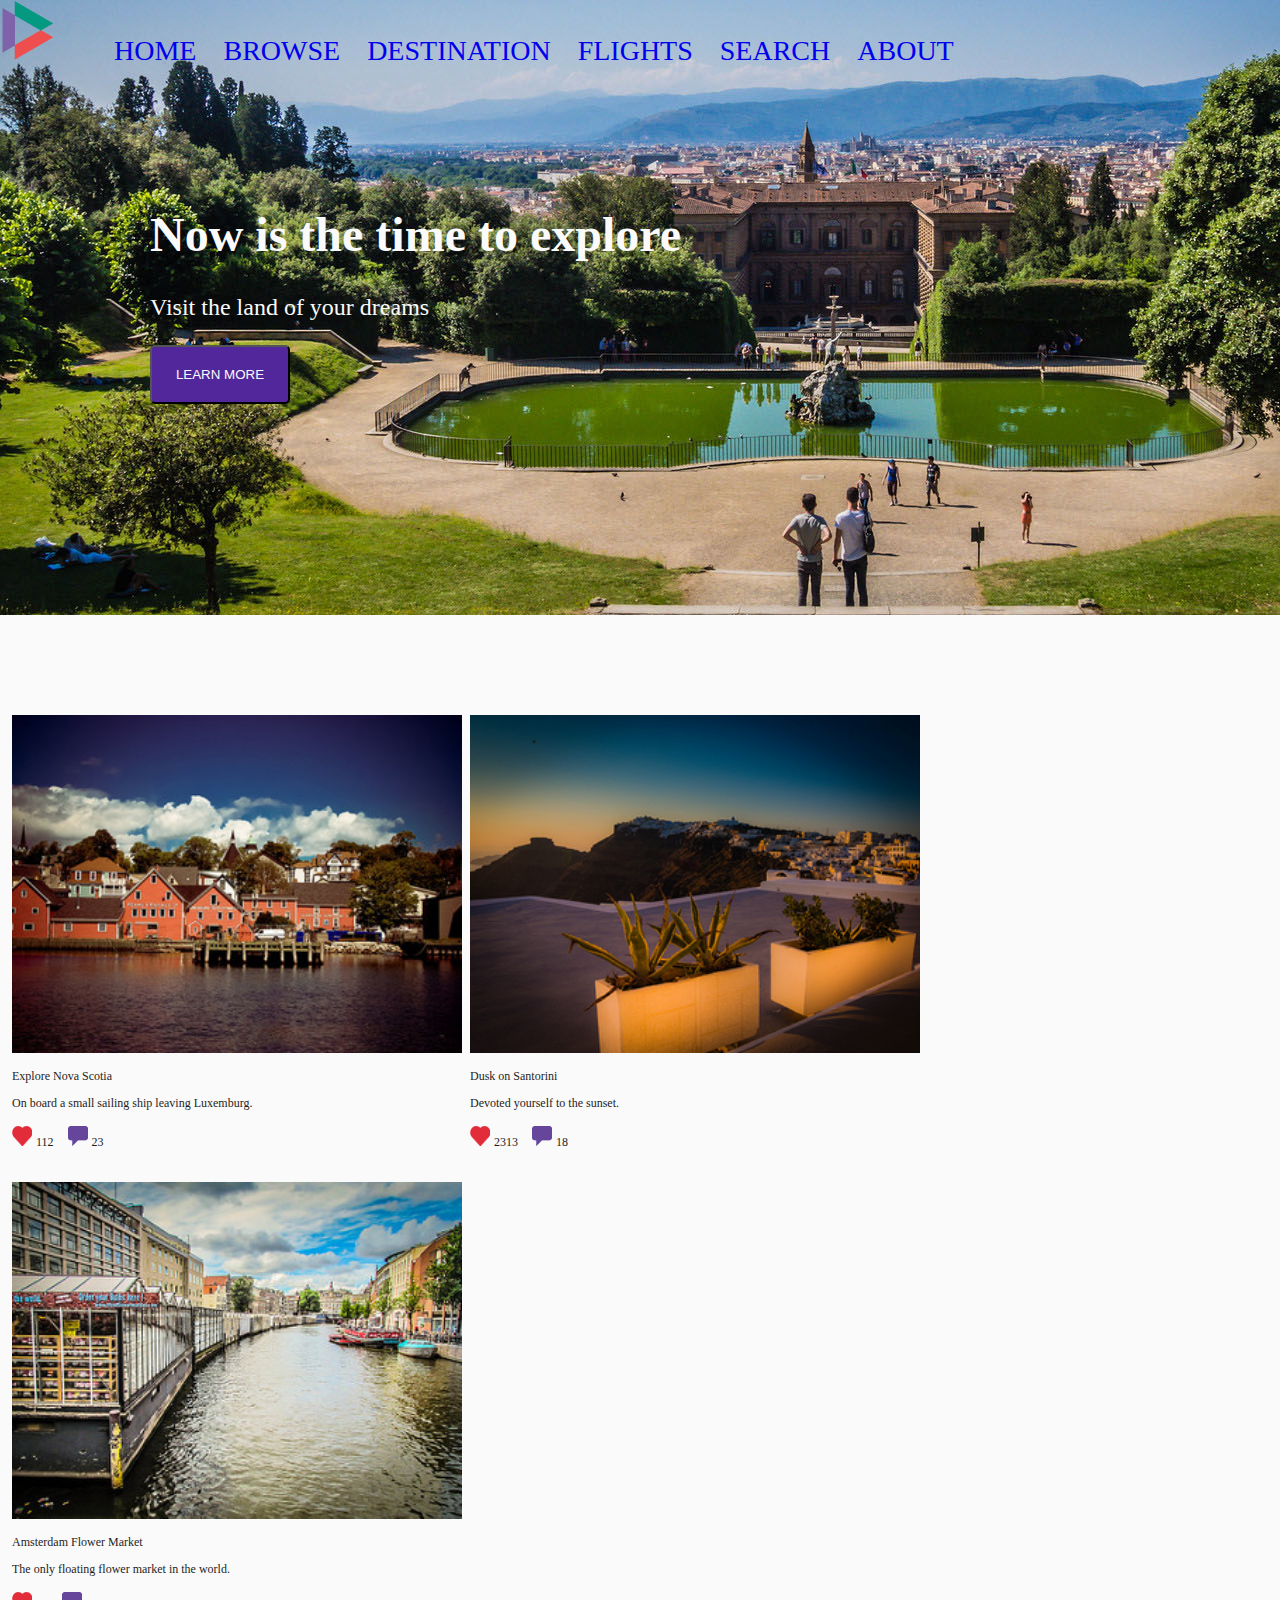
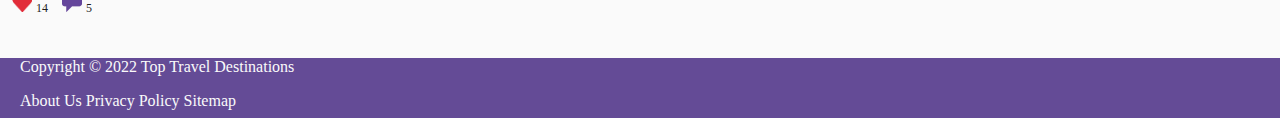
<file: COMP3612 Assignment 1/index.html>
<!--
Name: Enrik Rushiti
Class: COMP 3612
Assignment: 1
-->

<!DOCTYPE html>
<html lang="en">

<!-- https://www.w3schools.com/html/html_head.asp-->
<!-- https://stackoverflow.com/questions/6771258/what-does-meta-http-equiv-x-ua-compatible-content-ie-edge-do-->

<head>
    <meta charset="UTF-8">
    <meta http-equiv="X-UA-Compatible" content="IE=edge">
    <meta name="viewport" content="width=device-width, initial-scale=1.0">
    <title>Home Page</title>

    <link href="styles.css" rel="stylesheet">
</head>

<body>

    <div class="hero_and_header">
        <header>
            <img src="images/logo.png" alt="Company Logo">
            <ul>
                <a href="index.html">HOME</a>
                <a href="#">BROWSE</a>
                <a href="#">DESTINATION</a>
                <a href="#">FLIGHTS</a>
                <a href="#">SEARCH</a>
                <a href="#">ABOUT</a>
            </ul>
        </header>

        <!-- https://www.w3schools.com/tags/tag_button.asp -->
        <!-- https://www.w3schools.com/howto/howto_css_hero_image.asp-->
        <div class="hero">
            <h1>Now is the time to explore</h1>
            <p>Visit the land of your dreams</p>
            <a href="index.html">
                <button id="button">LEARN MORE</button>
            </a>
        </div>
    </div>

    <!-- https://www.w3schools.com/howto/howto_css_cards.asp-->

    <section class="cards">

        <div class="card">
            <a href="nova_scotia.html">
                <img src="images/1-small.jpg" alt="Nova Scotia">
                <p class="title">Explore Nova Scotia</p>
                <p class="description">On board a small sailing ship leaving Luxemburg.</p>
                <img class="heart" src="images/heart.png" alt="heart">
                <p class="heart_number">112</p>
                <img class="comment" src="images/comment.png" alt="comment">
                <p class="comment_number">23</p>
            </a>
        </div>

        <div class="card">
            <a href="santorini.html">
                <img src="images/2-small.jpg" alt="Santorini">
                <p class="title">Dusk on Santorini</p>
                <p class="description">Devoted yourself to the sunset.</p>
                <img class="heart" src="images/heart.png" alt="heart">
                <p class="heart_number">2313</p>
                <img class="comment" src="images/comment.png" alt="comment">
                <p class="comment_number">18</p>
            </a>
        </div>

        <div class="card">
            <a href="amsterdam.html">
                <img src="images/3-small.jpg" alt="Amsterdam">
                <p class="title">Amsterdam Flower Market</p>
                <p class="description">The only floating flower market in the world.</p>
                <img class="heart" src="images/heart.png" alt="heart">
                <p class="heart_number">14</p>
                <img class="comment" src="images/comment.png" alt="comment">
                <p class="comment_number">5</p>
            </a>
        </div>

    </section>

    <!-- https://www.w3schools.com/tags/tag_footer.asp-->
    <footer>
        <p>Copyright &copy; 2022 Top Travel Destinations</p>
        <p>
            <a href="#">About Us</a>
            <a href="#">Privacy Policy</a>
            <a href="#"></a> <a href="#">Sitemap</a>
        </p>
    </footer>

</body>

</html>
</file>
<file: COMP3612 Assignment 1/styles.css>
/*
Name: Enrik Rushiti
Class: COMP 3612
Assignment: 1
*/


/* COLOR VALUES:
Dark Purple: #8662c7
Light Purple: #51279B
Violet?: #644b96
White: #fafafa
Dark Grey: #1e1e1e
*/


body{
    margin: 0;
    font-family: "Verdana";
    background-color: #fafafa;
}


/* https://www.w3schools.com/cssref/sel_hover.asp */
a:hover{
    color: #8662c7;
}

/* https://www.w3schools.com/cssref/pr_background-repeat.asp*/
.hero_and_header{
    display: block;
    text-align: left;
    background-image: url("images/florence.jpg");
    background-repeat: no-repeat;
}

.hero{
    height: 450px;
    padding: 80px 150px;
}

.hero h1{
    font-size: 48px;
    color: #fafafa;
}

.hero p, .hero a{
    font-size: 24px;
    color: #fafafa;
}

#button{
    background-color: #51279B;
    color: #fafafa;
    padding: 20px;
    width: 140px;
    border-radius: 5px;
    text-align: center;
}

/* https://www.w3schools.com/cssref/pr_class_cursor.asp*/
#button:hover{
    background-color: #8662c7;
    cursor: pointer;
}

/* https://www.w3schools.com/css/css_link.asp*/
a:link, a:visited{
    text-decoration: none;
}

ul {
    display: inline-block;
    font-size: 28px;
    list-style: none;
}

ul a{
    margin: 10px;
}

footer{
    background-color: #644b96;
    height: 60px;
    color: #fafafa;
    padding-left: 20px;
    margin-top: 20px;
}
footer a{
    color: #fafafa;
}

.card{
    display: inline-block;
    width: 450px;
    margin: 10px 2px;
    background-color: #fafafa;
}
.card img{
    width: 450px;
}

/* https://elementor.com/help/whats-the-difference-between-px-em-rem-vw-and-vh/*/
/* https://developer.mozilla.org/en-US/docs/Web/CSS/max-content*/
.cards{
    width: max-content;
    max-width: 100vw;
    margin: auto;
    padding: 0 10px;
}
.card p{
    color: #1e1e1e;
    font-size: 12px;
    padding-right: 10px;
}

.cards .heart, .cards .comment{
    width: 20px;
    height: 20px;
    text-align: left;
}

.comment_number, .heart_number{
    display: inline-block;
    font-size: 12px;  
}

.description{
    font-size: 12px;    
}
    
.title{
    font-size: 14px;
}

.large_image_desc{
    display: inline-block;
    width: 50vw;
    min-width: 600px;
    margin: 15px 30px 30px;
    background-color: #fafafa;
}
.large_image_desc .heart, .large_image_desc .comment{
    background-size: 40px;
    width: 30px;
    height: 30px;
    font-size: 12px;
    padding-top: 8px;
    margin-top: 15px;
}

.static_map{
    margin-top: 20px;
    text-align: left;
    padding-left: 20px;
}
</file>
